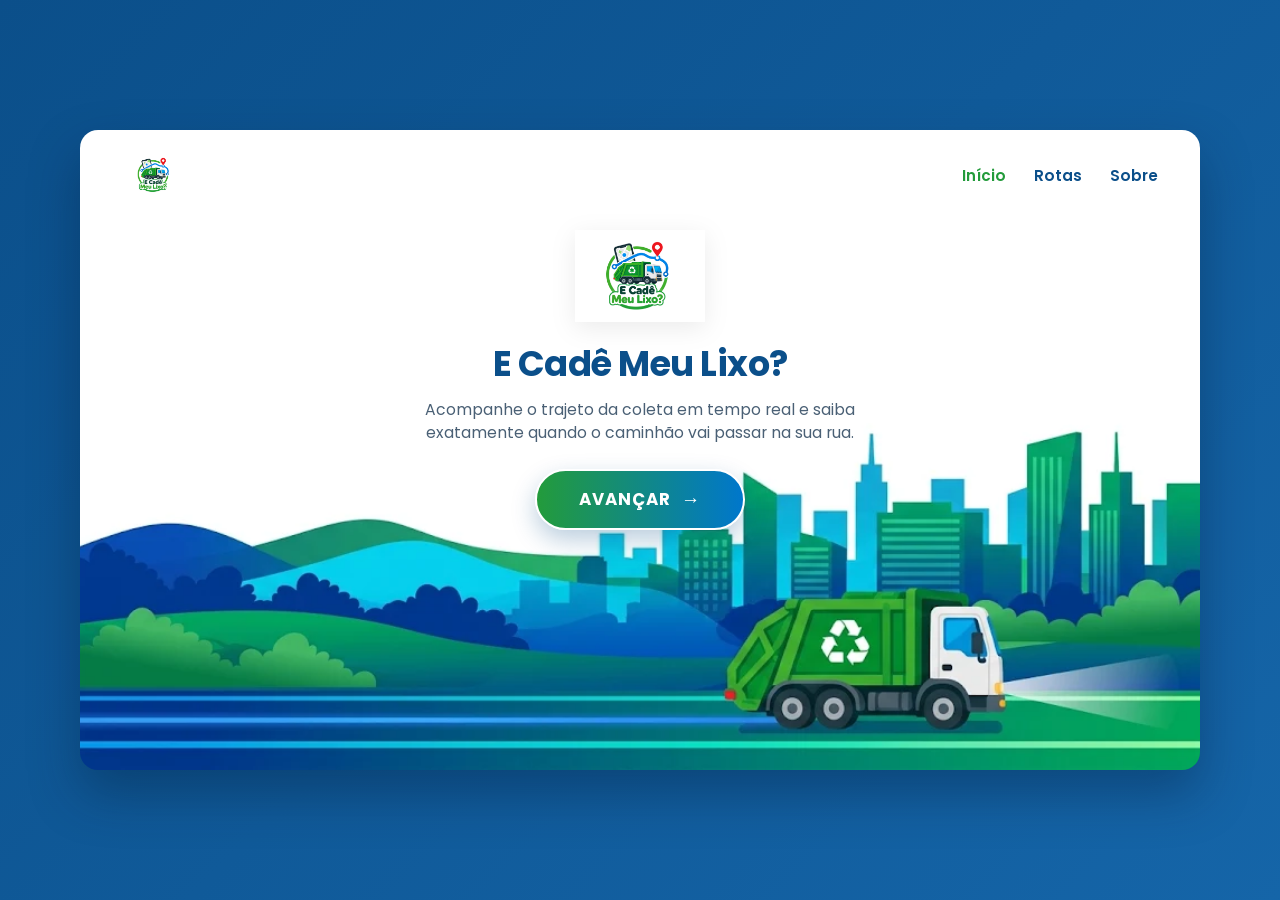
<file: index.html>
<!DOCTYPE html>
<html lang="pt-BR">
<head>
  <meta charset="UTF-8" />
  <meta name="viewport" content="width=device-width, initial-scale=1.0" />
  <title>E Cadê Meu Lixo?</title>
  <link rel="stylesheet" href="style.css" />
  <link href="https://fonts.googleapis.com/css2?family=Poppins:wght@400;600;700&display=swap" rel="stylesheet" />
</head>
<body>
  <main class="app-wrapper">
    <section class="splash-card">
      <!-- Cabecalho superior -->
      <header class="top-bar">
        <img src="logo.png" alt="Logo E Cadê Meu Lixo?" class="nav-logo" />
        <nav class="nav-links">
          <a href="#inicio" class="active">Início</a>
          <a href="#rotas">Rotas</a>
          <a href="#sobre">Sobre</a>
        </nav>
      </header>

      <!-- Conteúdo central na área branca -->
      <div class="hero-content">
        <img src="logo.png" alt="E Cadê Meu Lixo?" class="hero-logo" />
        <h1>E Cadê Meu Lixo?</h1>
        <p>Acompanhe o trajeto da coleta em tempo real e saiba exatamente quando o caminhão vai passar na sua rua.</p>

        <button class="btn-avancar" onclick="avancarTela()">
          Avançar
          <span class="seta">→</span>
        </button>
      </div>
    </section>
  </main>

  <script>
    function avancarTela() {
      // Substitua 'mapa.html' pelo nome da próxima tela do seu app
      window.location.href = "mapa.html";
    }
  </script>
</body>
</html>
</file>
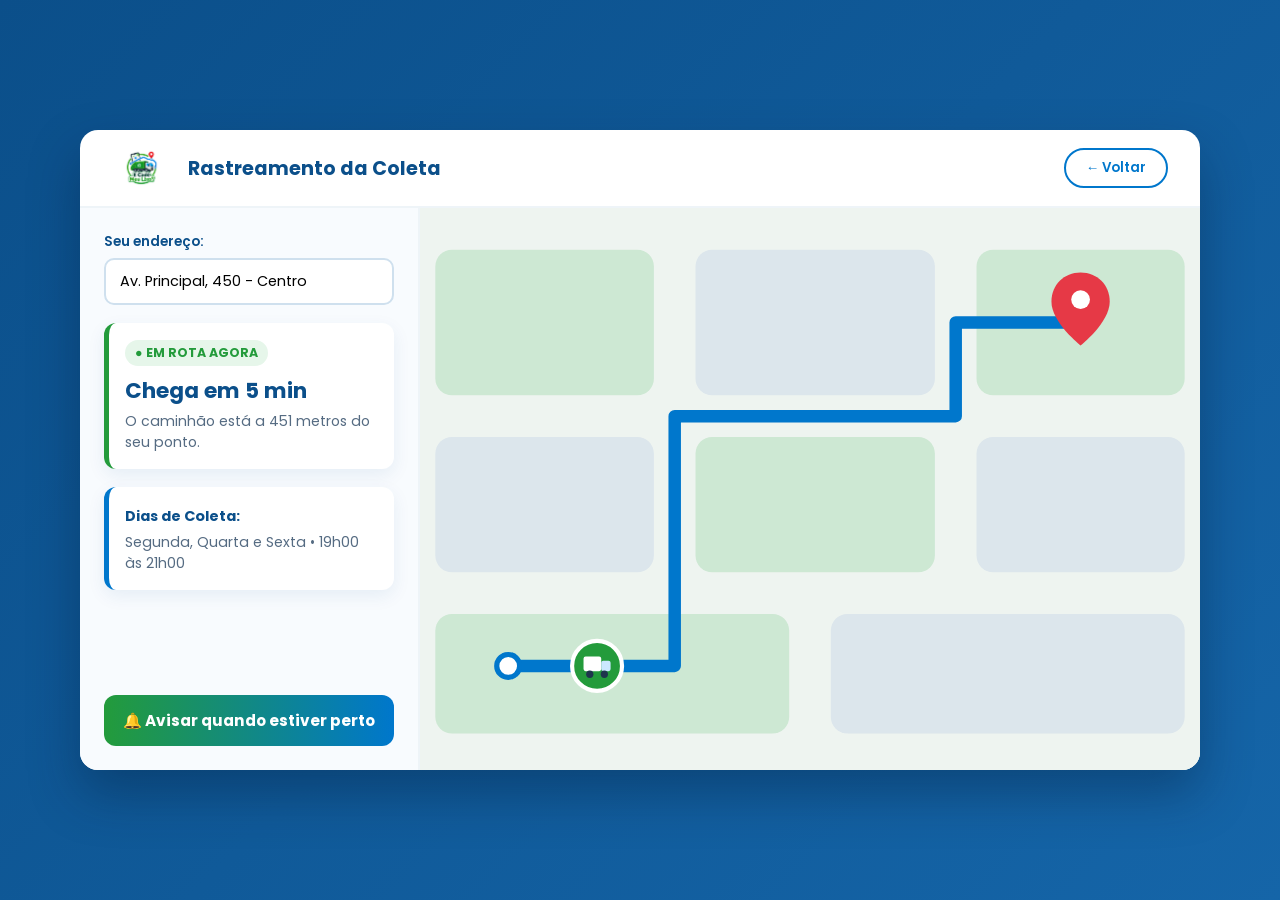
<file: mapa.html>
<!DOCTYPE html>
<html lang="pt-BR">
<head>
  <meta charset="UTF-8" />
  <meta name="viewport" content="width=device-width, initial-scale=1.0" />
  <title>Mapa em Tempo Real - E Cadê Meu Lixo?</title>
  <link href="https://fonts.googleapis.com/css2?family=Poppins:wght@400;600;700&display=swap" rel="stylesheet" />
  <style>
    :root {
      --azul-escuro: #0b4f8a;
      --azul-vibrante: #0077cc;
      --verde-principal: #239b3b;
      --verde-claro: #e6f6ea;
      --branco: #ffffff;
      --texto: #1e354d;
    }

    * {
      margin: 0;
      padding: 0;
      box-sizing: border-box;
      font-family: 'Poppins', sans-serif;
    }

    body {
      min-height: 100vh;
      background: linear-gradient(135deg, var(--azul-escuro) 0%, #1565a8 100%);
      display: flex;
      align-items: center;
      justify-content: center;
      padding: 20px;
    }

    .app-container {
      width: 100%;
      max-width: 1120px;
      min-height: 640px;
      background: var(--branco);
      border-radius: 18px;
      box-shadow: 0 24px 50px rgba(0, 25, 55, 0.35);
      overflow: hidden;
      display: flex;
      flex-direction: column;
    }

    /* Cabeçalho */
    .header {
      display: flex;
      align-items: center;
      justify-content: space-between;
      padding: 16px 32px;
      border-bottom: 2px solid #eef4f8;
    }

    .header-left {
      display: flex;
      align-items: center;
      gap: 14px;
    }

    .header-left img {
      height: 44px;
    }

    .header-left h2 {
      font-size: 1.2rem;
      color: var(--azul-escuro);
    }

    .btn-voltar {
      background: transparent;
      border: 2px solid var(--azul-vibrante);
      color: var(--azul-vibrante);
      padding: 8px 20px;
      border-radius: 50px;
      font-weight: 600;
      cursor: pointer;
      transition: 0.2s;
    }

    .btn-voltar:hover {
      background: var(--azul-vibrante);
      color: var(--branco);
    }

    /* Área principal dividida */
    .content {
      display: grid;
      grid-template-columns: 340px 1fr;
      flex: 1;
    }

    /* Painel lateral de status */
    .sidebar {
      padding: 24px;
      background: #f8fbfe;
      border-right: 2px solid #eef4f8;
      display: flex;
      flex-direction: column;
      gap: 18px;
    }

    .search-box label {
      display: block;
      font-size: 0.85rem;
      font-weight: 600;
      color: var(--azul-escuro);
      margin-bottom: 6px;
    }

    .search-box input {
      width: 100%;
      padding: 11px 14px;
      border: 2px solid #cfe0ee;
      border-radius: 10px;
      font-size: 0.9rem;
      outline: none;
    }

    .search-box input:focus {
      border-color: var(--verde-principal);
    }

    .status-card {
      background: var(--branco);
      border-left: 5px solid var(--verde-principal);
      padding: 16px;
      border-radius: 12px;
      box-shadow: 0 6px 18px rgba(11, 79, 138, 0.08);
    }

    .badge {
      display: inline-block;
      background: var(--verde-claro);
      color: var(--verde-principal);
      font-size: 0.78rem;
      font-weight: 700;
      padding: 4px 10px;
      border-radius: 20px;
      margin-bottom: 8px;
    }

    .status-card h3 {
      font-size: 1.35rem;
      color: var(--azul-escuro);
      margin-bottom: 4px;
    }

    .status-card p {
      font-size: 0.88rem;
      color: #556b82;
    }

    .btn-alerta {
      margin-top: auto;
      padding: 14px;
      border: none;
      border-radius: 12px;
      background: linear-gradient(90deg, var(--verde-principal), var(--azul-vibrante));
      color: var(--branco);
      font-weight: 700;
      font-size: 0.95rem;
      cursor: pointer;
      transition: 0.2s;
    }

    .btn-alerta:hover {
      filter: brightness(1.07);
    }

    /* Área do Mapa Simulado */
    .map-area {
      position: relative;
      background: #e9f2ea;
      display: flex;
      align-items: center;
      justify-content: center;
      overflow: hidden;
    }

    svg.mapa-vetor {
      width: 100%;
      height: 100%;
      min-height: 500px;
    }

    @media (max-width: 820px) {
      .content {
        grid-template-columns: 1fr;
      }
      .sidebar {
        border-right: none;
        border-bottom: 2px solid #eef4f8;
      }
    }
  </style>
</head>
<body>
  <div class="app-container">
    <header class="header">
      <div class="header-left">
        <img src="logo.png" alt="Logo E Cadê Meu Lixo?" />
        <h2>Rastreamento da Coleta</h2>
      </div>
      <button class="btn-voltar" onclick="window.location.href='index.html'">← Voltar</button>
    </header>

    <div class="content">
      <aside class="sidebar">
        <div class="search-box">
          <label for="rua">Seu endereço:</label>
          <input type="text" id="rua" value="Av. Principal, 450 - Centro" />
        </div>

        <div class="status-card">
          <span class="badge" id="status-badge">● EM ROTA AGORA</span>
          <h3 id="tempo-estimado">Chega em 4 min</h3>
          <p id="distancia-texto">O caminhão está a 350 metros do seu ponto.</p>
        </div>

        <div class="status-card" style="border-left-color: var(--azul-vibrante);">
          <strong style="color: var(--azul-escuro); font-size: 0.9rem;">Dias de Coleta:</strong>
          <p style="margin-top: 4px;">Segunda, Quarta e Sexta • 19h00 às 21h00</p>
        </div>

        <button class="btn-alerta" id="btn-notificar" onclick="ativarAlerta()">
          🔔 Avisar quando estiver perto
        </button>
      </aside>

      <div class="map-area">
        <svg class="mapa-vetor" viewBox="0 0 800 540" preserveAspectRatio="xMidYMid slice">
          <rect x="0" y="0" width="800" height="540" fill="#eef4f0" />
          <rect x="40" y="40" width="210" height="140" rx="16" fill="#cde8d3" />
          <rect x="290" y="40" width="230" height="140" rx="16" fill="#dce6ec" />
          <rect x="560" y="40" width="200" height="140" rx="16" fill="#cde8d3" />

          <rect x="40" y="220" width="210" height="130" rx="16" fill="#dce6ec" />
          <rect x="290" y="220" width="230" height="130" rx="16" fill="#cde8d3" />
          <rect x="560" y="220" width="200" height="130" rx="16" fill="#dce6ec" />

          <rect x="40" y="390" width="340" height="115" rx="16" fill="#cde8d3" />
          <rect x="420" y="390" width="340" height="115" rx="16" fill="#dce6ec" />

          <!-- Rota azul -->
          <path id="rota-caminhao"
                d="M 110 440 L 270 440 L 270 200 L 540 200 L 540 110 L 660 110"
                fill="none"
                stroke="#0077cc"
                stroke-width="12"
                stroke-linecap="round"
                stroke-linejoin="round" />

          <!-- Ponto inicial -->
          <circle cx="110" cy="440" r="11" fill="#ffffff" stroke="#0077cc" stroke-width="5" />

          <!-- Pino vermelho de destino -->
          <g transform="translate(660, 110)">
            <path d="M0 -48 C-16 -48 -28 -36 -28 -20 C-28 0 0 22 0 22 C0 22 28 0 28 -20 C28 -36 16 -48 0 -48 Z" fill="#e63946" />
            <circle cx="0" cy="-22" r="9" fill="#ffffff" />
          </g>

          <!-- Caminhão de lixo animado -->
          <g id="caminhao-marker" transform="translate(110, 440)">
            <circle cx="0" cy="0" r="24" fill="#239b3b" stroke="#ffffff" stroke-width="4" />
            <rect x="-13" y="-9" width="17" height="14" rx="2" fill="#ffffff" />
            <rect x="4" y="-5" width="9" height="10" rx="2" fill="#cbe8ff" />
            <circle cx="-7" cy="8" r="3.5" fill="#1e354d" />
            <circle cx="7" cy="8" r="3.5" fill="#1e354d" />
          </g>
        </svg>
      </div>
    </div>
  </div>

  <script>
    const caminho = document.getElementById('rota-caminhao');
    const caminhao = document.getElementById('caminhao-marker');
    const tempoTexto = document.getElementById('tempo-estimado');
    const distTexto = document.getElementById('distancia-texto');
    const badge = document.getElementById('status-badge');

    const comprimentoTotal = caminho.getTotalLength();
    let progresso = 0;

    function animarCaminhao() {
      progresso += 1.4;
      if (progresso > comprimentoTotal) {
        progresso = 0;
      }

      const ponto = caminho.getPointAtLength(progresso);
      caminhao.setAttribute('transform', `translate(${ponto.x}, ${ponto.y})`);

      const percentual = progresso / comprimentoTotal;
      const minutos = Math.max(0, Math.ceil((1 - percentual) * 5));
      const metros = Math.max(0, Math.round((1 - percentual) * 500));

      if (minutos === 0) {
        badge.textContent = '✓ CHEGOU NA SUA RUA';
        tempoTexto.textContent = 'Caminhão na sua porta!';
        distTexto.textContent = 'Coloque o lixo para fora agora.';
      } else {
        badge.textContent = '● EM ROTA AGORA';
        tempoTexto.textContent = `Chega em ${minutos} min`;
        distTexto.textContent = `O caminhão está a ${metros} metros do seu ponto.`;
      }

      requestAnimationFrame(animarCaminhao);
    }

    function ativarAlerta() {
      const btn = document.getElementById('btn-notificar');
      btn.textContent = '✓ Aviso ativado para este endereço!';
      btn.style.background = '#166527';
    }

    animarCaminhao();
  </script>
</body>
</html>
</file>
<file: style.css>
:root {
  --azul-escuro: #0b4f8a;
  --azul-vibrante: #0077cc;
  --verde-principal: #239b3b;
  --verde-escuro: #166527;
  --branco: #ffffff;
  --texto-suave: #4a6075;
}

* {
  margin: 0;
  padding: 0;
  box-sizing: border-box;
  font-family: 'Poppins', sans-serif;
}

/* Fundo externo em azul com contraste igual à imagem de referência */
body {
  min-height: 100vh;
  background: linear-gradient(135deg, var(--azul-escuro) 0%, #1565a8 100%);
  display: flex;
  align-items: center;
  justify-content: center;
  padding: 24px;
}

.app-wrapper {
  width: 100%;
  max-width: 1120px;
}

/* Tela principal com o cenário do caminhão adaptado */
.splash-card {
  position: relative;
  width: 100%;
  min-height: 640px;
  background-color: var(--branco);
  background-image: url('fundo-caminhao.png');
  background-size: cover;
  background-position: bottom center;
  background-repeat: no-repeat;
  border-radius: 18px;
  box-shadow: 0 24px 50px rgba(0, 25, 55, 0.35);
  overflow: hidden;
  display: flex;
  flex-direction: column;
}

/* Barra superior */
.top-bar {
  display: flex;
  align-items: center;
  justify-content: space-between;
  padding: 22px 42px;
}

.nav-logo {
  height: 46px;
  width: auto;
}

.nav-links {
  display: flex;
  gap: 28px;
}

.nav-links a {
  text-decoration: none;
  color: var(--azul-escuro);
  font-size: 0.95rem;
  font-weight: 600;
  transition: color 0.2s ease;
}

.nav-links a:hover,
.nav-links a.active {
  color: var(--verde-principal);
}

/* Área central superior */
.hero-content {
  text-align: center;
  max-width: 560px;
  margin: 10px auto 0;
  padding: 0 20px;
  z-index: 2;
}

.hero-logo {
  width: 130px;
  height: auto;
  margin-bottom: 8px;
  filter: drop-shadow(0 6px 12px rgba(0, 0, 0, 0.08));
}

.hero-content h1 {
  font-size: 2.2rem;
  font-weight: 700;
  color: var(--azul-escuro);
  letter-spacing: -0.5px;
  margin-bottom: 8px;
}

.hero-content p {
  font-size: 0.98rem;
  color: var(--texto-suave);
  line-height: 1.5;
  margin-bottom: 24px;
}

/* Botão Avançar com contraste Verde + Azul */
.btn-avancar {
  display: inline-flex;
  align-items: center;
  gap: 10px;
  padding: 14px 42px;
  font-size: 1.05rem;
  font-weight: 700;
  text-transform: uppercase;
  letter-spacing: 1px;
  color: var(--branco);
  background: linear-gradient(90deg, var(--verde-principal) 0%, var(--azul-vibrante) 100%);
  border: 2px solid var(--branco);
  border-radius: 50px;
  cursor: pointer;
  box-shadow: 0 10px 24px rgba(11, 79, 138, 0.28);
  transition: transform 0.2s ease, box-shadow 0.2s ease, filter 0.2s ease;
}

.btn-avancar:hover {
  transform: translateY(-2px);
  box-shadow: 0 14px 28px rgba(35, 155, 59, 0.35);
  filter: brightness(1.06);
}

.btn-avancar:active {
  transform: translateY(0);
}

.btn-avancar .seta {
  font-size: 1.2rem;
  transition: transform 0.2s ease;
}

.btn-avancar:hover .seta {
  transform: translateX(4px);
}

/* Responsividade para celular */
@media (max-width: 680px) {
  body {
    padding: 0;
  }

  .splash-card {
    min-height: 100vh;
    border-radius: 0;
  }

  .top-bar {
    padding: 18px 20px;
  }

  .hero-content h1 {
    font-size: 1.75rem;
  }
}
</file>
